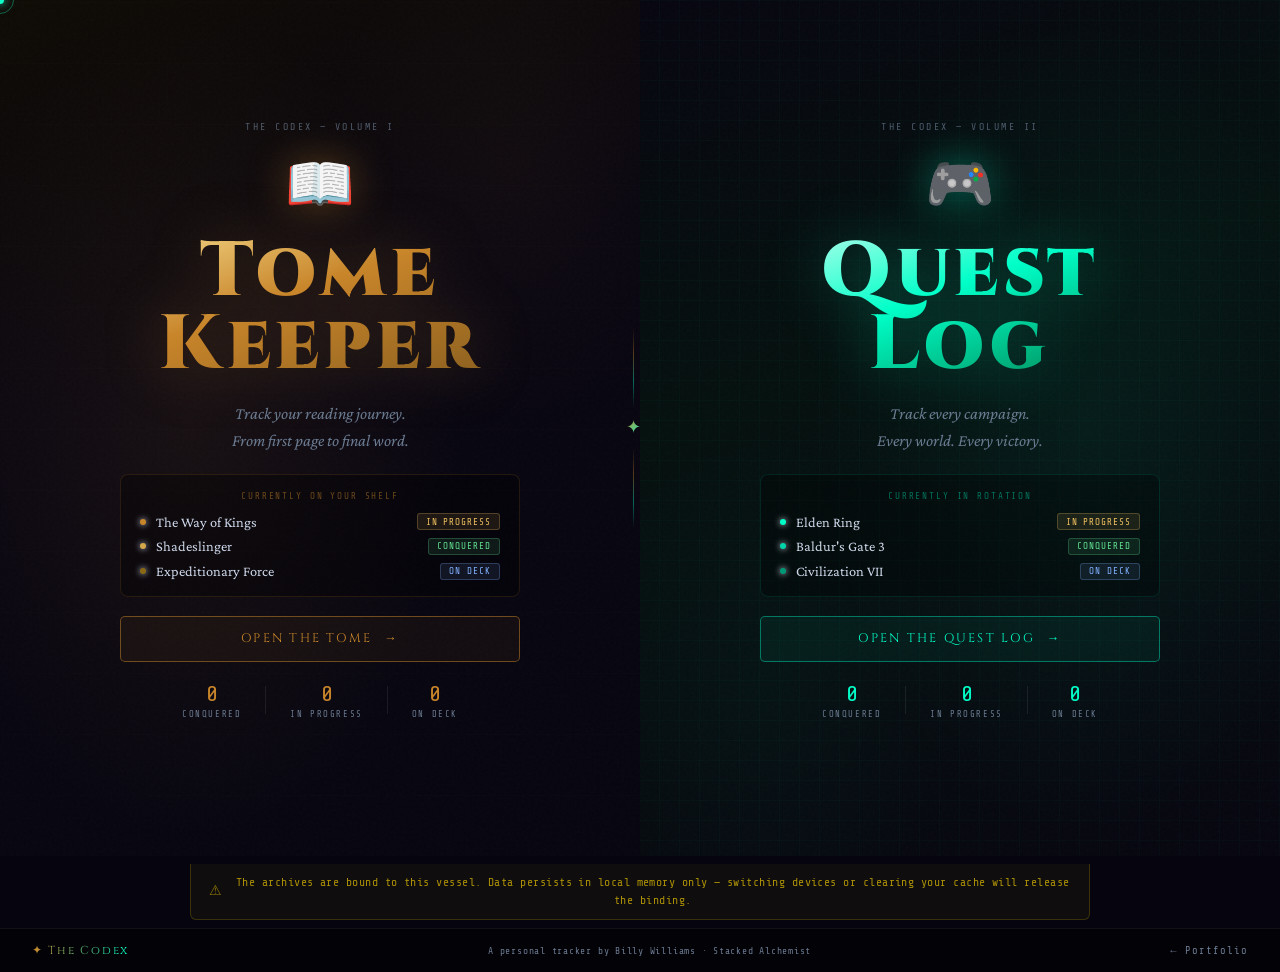
<file: index.html>
<!DOCTYPE html>
<html lang="en">
<head>
  <meta charset="UTF-8" />
  <meta name="viewport" content="width=device-width, initial-scale=1.0" />
  <title>The Codex — Books &amp; Games Tracker</title>
  <link href="https://fonts.googleapis.com/css2?family=Cinzel:wght@400;600;700;900&family=Crimson+Pro:ital,wght@0,300;0,400;0,600;1,400&family=Share+Tech+Mono&display=swap" rel="stylesheet" />
  <link rel="stylesheet" href="tracker.css" />
</head>
<body>

  <div class="cursor-dot" id="cursorDot"></div>
  <div class="cursor-ring" id="cursorRing"></div>

  <main class="split-screen">

    <!-- ══ LEFT: BOOKS ══ -->
    <section class="half books-half" id="booksHalf">
      <div class="half-bg books-bg"></div>
      <div class="half-noise"></div>
      <div class="half-content">
        <div class="half-eyebrow">The Codex &mdash; Volume I</div>
        <div class="half-icon books-icon">📖</div>
        <h1 class="half-title books-title">Tome<br>Keeper</h1>
        <p class="half-sub">Track your reading journey.<br>From first page to final word.</p>
        <div class="featured-stack">
          <div class="stack-label">Currently on your shelf</div>
          <div class="shelf-items">
            <div class="shelf-item">
              <span class="shelf-dot" style="background:#c8852a"></span>
              <span class="shelf-name">The Way of Kings</span>
              <span class="shelf-status in-progress">In Progress</span>
            </div>
            <div class="shelf-item">
              <span class="shelf-dot" style="background:#d4a84b"></span>
              <span class="shelf-name">Shadeslinger</span>
              <span class="shelf-status conquered">Conquered</span>
            </div>
            <div class="shelf-item">
              <span class="shelf-dot" style="background:#8b6914"></span>
              <span class="shelf-name">Expeditionary Force</span>
              <span class="shelf-status on-deck">On Deck</span>
            </div>
          </div>
        </div>
        <a href="books.html" class="enter-btn books-btn">
          <span>Open the Tome</span>
          <span class="btn-arrow">→</span>
        </a>
        <div class="half-stat-row">
          <div class="half-stat"><span class="stat-num" id="booksRead">0</span><span class="stat-label">Conquered</span></div>
          <div class="half-stat-div"></div>
          <div class="half-stat"><span class="stat-num" id="booksProgress">0</span><span class="stat-label">In Progress</span></div>
          <div class="half-stat-div"></div>
          <div class="half-stat"><span class="stat-num" id="booksDeck">0</span><span class="stat-label">On Deck</span></div>
        </div>
      </div>
      <div class="divider-glyph" aria-hidden="true">
        <div class="glyph-line"></div>
        <div class="glyph-symbol">✦</div>
        <div class="glyph-line"></div>
      </div>
    </section>

    <!-- ══ RIGHT: GAMES ══ -->
    <section class="half games-half" id="gamesHalf">
      <div class="half-bg games-bg"></div>
      <div class="half-noise"></div>
      <div class="half-content">
        <div class="half-eyebrow">The Codex &mdash; Volume II</div>
        <div class="half-icon games-icon">🎮</div>
        <h1 class="half-title games-title">Quest<br>Log</h1>
        <p class="half-sub">Track every campaign.<br>Every world. Every victory.</p>
        <div class="featured-stack">
          <div class="stack-label">Currently in rotation</div>
          <div class="shelf-items">
            <div class="shelf-item">
              <span class="shelf-dot" style="background:#00ffc8"></span>
              <span class="shelf-name">Elden Ring</span>
              <span class="shelf-status in-progress">In Progress</span>
            </div>
            <div class="shelf-item">
              <span class="shelf-dot" style="background:#00d4aa"></span>
              <span class="shelf-name">Baldur's Gate 3</span>
              <span class="shelf-status conquered">Conquered</span>
            </div>
            <div class="shelf-item">
              <span class="shelf-dot" style="background:#009977"></span>
              <span class="shelf-name">Civilization VII</span>
              <span class="shelf-status on-deck">On Deck</span>
            </div>
          </div>
        </div>
        <a href="games.html" class="enter-btn games-btn">
          <span>Open the Quest Log</span>
          <span class="btn-arrow">→</span>
        </a>
        <div class="half-stat-row">
          <div class="half-stat"><span class="stat-num" id="gamesComp">0</span><span class="stat-label">Conquered</span></div>
          <div class="half-stat-div"></div>
          <div class="half-stat"><span class="stat-num" id="gamesActive">0</span><span class="stat-label">In Progress</span></div>
          <div class="half-stat-div"></div>
          <div class="half-stat"><span class="stat-num" id="gamesDeck">0</span><span class="stat-label">On Deck</span></div>
        </div>
      </div>
    </section>

  </main>

  <!-- ⚠ LOCAL STORAGE DISCLAIMER -->
  <div class="local-disclaimer codex-disclaimer" role="note" aria-label="Data storage notice">
    <span class="disclaimer-icon">⚠</span>
    <span class="disclaimer-text">
      The archives are bound to this vessel. Data persists in local memory only —
      switching devices or clearing your cache will release the binding.
    </span>
  </div>

  <footer class="codex-footer">
    <span class="footer-brand">✦ The Codex</span>
    <span class="footer-copy">A personal tracker by Billy Williams · Stacked Alchemist</span>
    <a href="../index.html" class="footer-back">← Portfolio</a>
  </footer>

  <script src="tracker.js"></script>
</body>
</html>
</file>
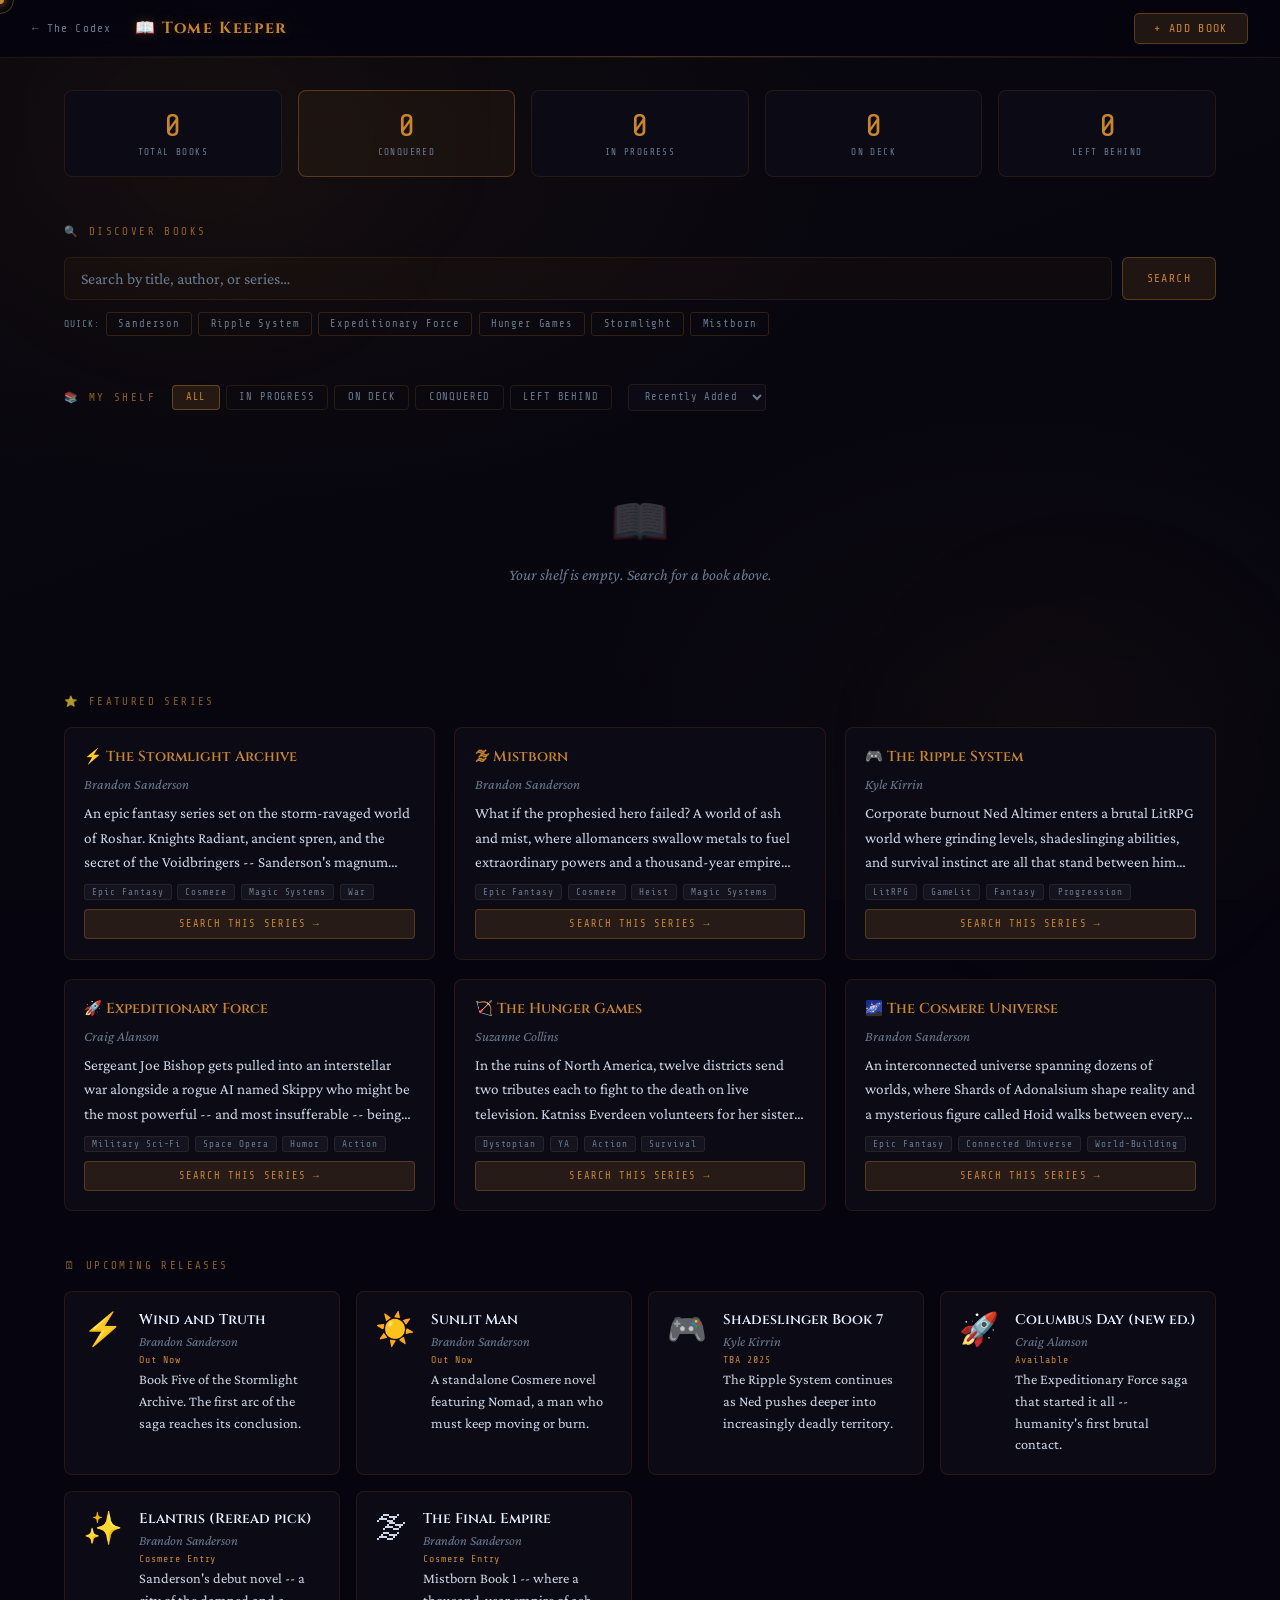
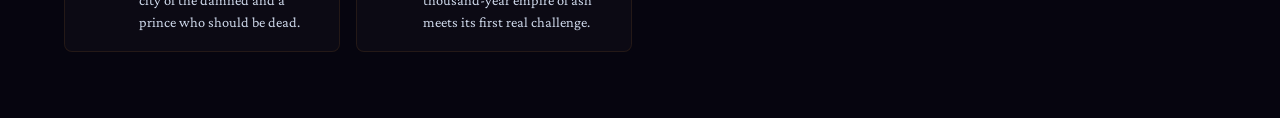
<file: books.html>
<!DOCTYPE html>
<html lang="en">
<head>
  <meta charset="UTF-8" />
  <meta name="viewport" content="width=device-width, initial-scale=1.0" />
  <title>Tome Keeper — Book Tracker</title>
  <link href="https://fonts.googleapis.com/css2?family=Cinzel:wght@400;600;700;900&family=Crimson+Pro:ital,wght@0,300;0,400;0,600;1,400&family=Share+Tech+Mono&display=swap" rel="stylesheet" />
  <link rel="stylesheet" href="books.css" />
</head>
<body>

  <div class="cursor-dot" id="cursorDot"></div>
  <div class="cursor-ring" id="cursorRing"></div>

  <div class="bg-wrap">
    <div class="bg-main"></div>
    <div class="bg-fog fog-1"></div>
    <div class="bg-fog fog-2"></div>
  </div>

  <!-- NAV -->
  <nav class="tracker-nav">
    <a href="index.html" class="nav-back">← The Codex</a>
    <div class="nav-brand">📖 Tome Keeper</div>
    <div class="nav-actions">
      <button class="nav-btn" id="addBookBtn">+ Add Book</button>
    </div>
  </nav>

  <main class="tracker-main">

    <!-- HERO STATS -->
    <section class="stats-bar">
      <div class="stat-card">
        <span class="sc-num" id="statTotal">0</span>
        <span class="sc-label">Total Books</span>
      </div>
      <div class="stat-card highlight">
        <span class="sc-num" id="statConquered">0</span>
        <span class="sc-label">Conquered</span>
      </div>
      <div class="stat-card">
        <span class="sc-num" id="statProgress">0</span>
        <span class="sc-label">In Progress</span>
      </div>
      <div class="stat-card">
        <span class="sc-num" id="statDeck">0</span>
        <span class="sc-label">On Deck</span>
      </div>
      <div class="stat-card">
        <span class="sc-num" id="statLeft">0</span>
        <span class="sc-label">Left Behind</span>
      </div>
    </section>

    <!-- SEARCH -->
    <section class="search-section">
      <div class="section-label">🔍 Discover Books</div>
      <div class="search-row">
        <div class="search-wrap">
          <input type="text" id="bookSearch" class="search-input" placeholder="Search by title, author, or series…" autocomplete="off" />
          <button class="search-btn" id="searchBtn">Search</button>
        </div>
        <div class="quick-searches">
          <span class="qs-label">Quick:</span>
          <button class="qs-btn" data-q="Brandon Sanderson">Sanderson</button>
          <button class="qs-btn" data-q="Kyle Kirrin Shadeslinger">Ripple System</button>
          <button class="qs-btn" data-q="Craig Alanson Expeditionary Force">Expeditionary Force</button>
          <button class="qs-btn" data-q="Hunger Games Suzanne Collins">Hunger Games</button>
          <button class="qs-btn" data-q="Stormlight Archive">Stormlight</button>
          <button class="qs-btn" data-q="Mistborn Brandon Sanderson">Mistborn</button>
        </div>
      </div>
      <div class="search-results hidden" id="searchResults"></div>
    </section>

    <!-- MY SHELF -->
    <section class="shelf-section">
      <div class="shelf-header">
        <div class="section-label">📚 My Shelf</div>
        <div class="shelf-filters">
          <button class="sf-btn active" data-filter="all">All</button>
          <button class="sf-btn" data-filter="in-progress">In Progress</button>
          <button class="sf-btn" data-filter="on-deck">On Deck</button>
          <button class="sf-btn" data-filter="conquered">Conquered</button>
          <button class="sf-btn" data-filter="left-behind">Left Behind</button>
        </div>
        <div class="shelf-sort">
          <select id="shelfSort" class="sort-select">
            <option value="added">Recently Added</option>
            <option value="title">Title A–Z</option>
            <option value="rating">My Rating</option>
            <option value="author">Author</option>
          </select>
        </div>
      </div>
      <div class="shelf-grid" id="shelfGrid">
        <div class="empty-shelf" id="emptyShelf">
          <span class="empty-rune">📖</span>
          <p>Your shelf is empty. Search for a book and add it to begin.</p>
        </div>
      </div>
    </section>

    <!-- FEATURED SERIES -->
    <section class="series-section">
      <div class="section-label">⭐ Featured Series</div>
      <div class="series-grid" id="seriesGrid"></div>
    </section>

    <!-- UPCOMING -->
    <section class="upcoming-section">
      <div class="section-label">🗓 Upcoming Releases</div>
      <div class="upcoming-grid" id="upcomingGrid"></div>
    </section>

  </main>

  <!-- ADD / EDIT MODAL -->
  <div class="modal-overlay hidden" id="modalOverlay">
    <div class="modal" id="modal">
      <button class="modal-close" id="modalClose">✕</button>
      <div class="modal-cover" id="modalCover"></div>
      <div class="modal-body">
        <h2 class="modal-title" id="modalTitle">Add Book</h2>
        <p class="modal-author" id="modalAuthor"></p>

        <div class="modal-field">
          <label class="field-label">Status</label>
          <div class="status-btns" id="statusBtns">
            <button class="status-btn" data-status="in-progress">In Progress</button>
            <button class="status-btn" data-status="on-deck">On Deck</button>
            <button class="status-btn active" data-status="conquered">Conquered</button>
            <button class="status-btn" data-status="left-behind">Left Behind</button>
          </div>
        </div>

        <div class="modal-field">
          <label class="field-label">My Rating</label>
          <div class="star-row" id="starRow">
            <span class="star" data-val="1">★</span>
            <span class="star" data-val="2">★</span>
            <span class="star" data-val="3">★</span>
            <span class="star" data-val="4">★</span>
            <span class="star" data-val="5">★</span>
          </div>
        </div>

        <div class="modal-field">
          <label class="field-label">My Notes</label>
          <textarea id="modalNotes" class="modal-textarea" placeholder="Thoughts, quotes, reactions…" rows="3"></textarea>
        </div>

        <div class="modal-field" id="progressField">
          <label class="field-label">Progress (page)</label>
          <input type="number" id="modalPage" class="modal-input" placeholder="Current page" min="0" />
        </div>

        <div class="modal-actions">
          <button class="modal-save" id="modalSave">Save to Shelf</button>
          <button class="modal-delete hidden" id="modalDelete">Remove</button>
        </div>
      </div>
    </div>
  </div>

  <script src="books.js"></script>
</body>
</html>
</file>
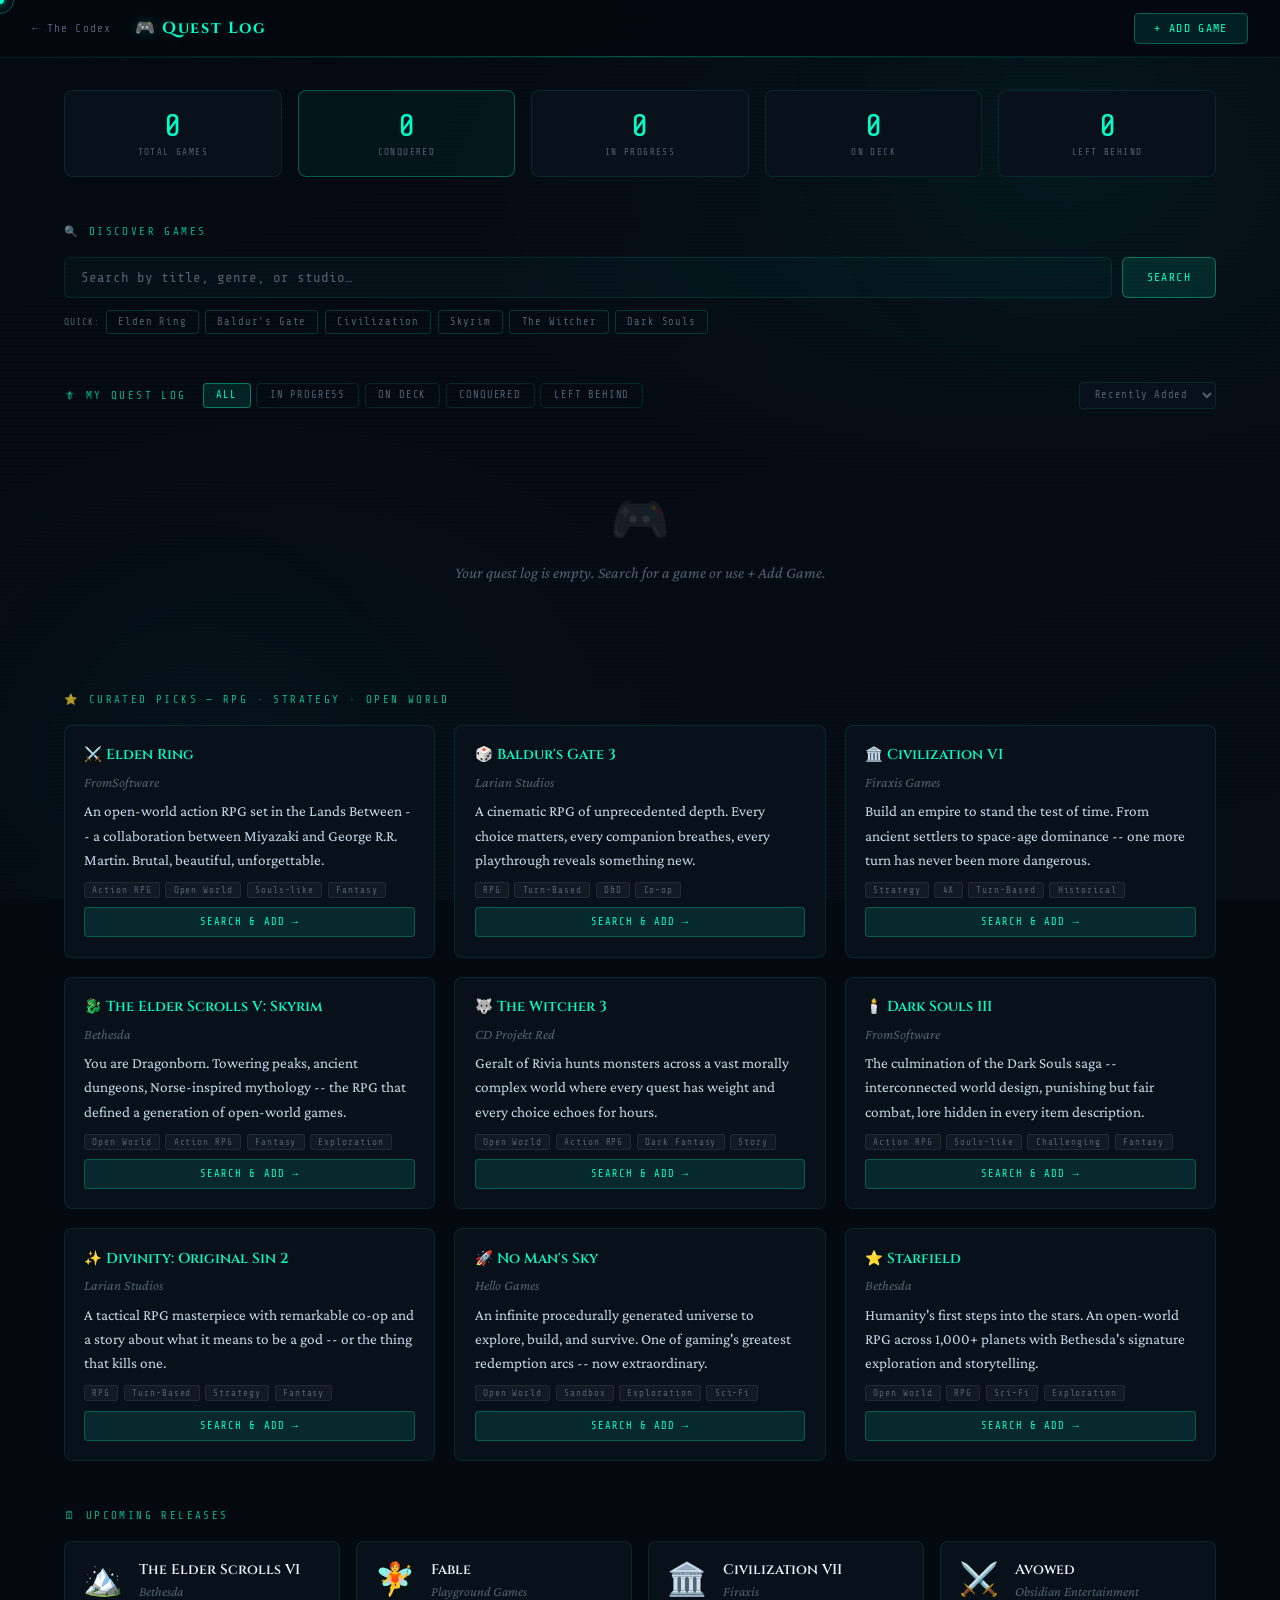
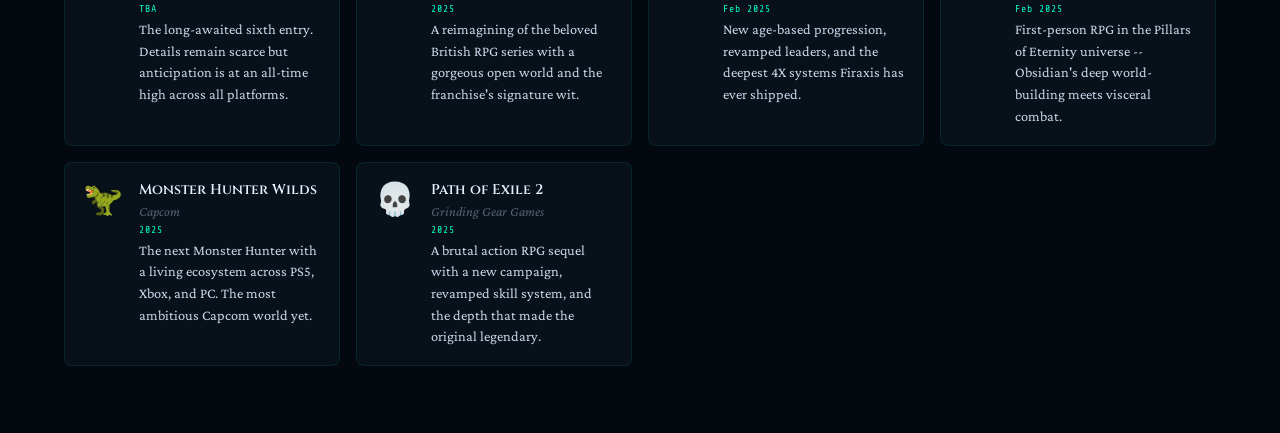
<file: games.html>
<!DOCTYPE html>
<html lang="en">
<head>
  <meta charset="UTF-8" />
  <meta name="viewport" content="width=device-width, initial-scale=1.0" />
  <title>Quest Log — Game Tracker</title>
  <link href="https://fonts.googleapis.com/css2?family=Cinzel:wght@400;600;700;900&family=Crimson+Pro:ital,wght@0,300;0,400;0,600;1,400&family=Share+Tech+Mono&display=swap" rel="stylesheet" />
  <link rel="stylesheet" href="games.css" />
</head>
<body>

  <div class="cursor-dot" id="cursorDot"></div>
  <div class="cursor-ring" id="cursorRing"></div>

  <div class="bg-wrap">
    <div class="bg-main"></div>
    <div class="bg-fog fog-1"></div>
    <div class="bg-fog fog-2"></div>
    <div class="bg-scanlines"></div>
  </div>

  <!-- NAV -->
  <nav class="tracker-nav">
    <a href="index.html" class="nav-back">← The Codex</a>
    <div class="nav-brand">🎮 Quest Log</div>
    <div class="nav-actions">
      <button class="nav-btn" id="addGameBtn">+ Add Game</button>
    </div>
  </nav>

  <main class="tracker-main">

    <!-- STATS -->
    <section class="stats-bar">
      <div class="stat-card">
        <span class="sc-num" id="statTotal">0</span>
        <span class="sc-label">Total Games</span>
      </div>
      <div class="stat-card highlight">
        <span class="sc-num" id="statConquered">0</span>
        <span class="sc-label">Conquered</span>
      </div>
      <div class="stat-card">
        <span class="sc-num" id="statProgress">0</span>
        <span class="sc-label">In Progress</span>
      </div>
      <div class="stat-card">
        <span class="sc-num" id="statDeck">0</span>
        <span class="sc-label">On Deck</span>
      </div>
      <div class="stat-card">
        <span class="sc-num" id="statLeft">0</span>
        <span class="sc-label">Left Behind</span>
      </div>
    </section>

    <!-- SEARCH -->
    <section class="search-section">
      <div class="section-label">🔍 Discover Games</div>
      <div class="search-row">
        <div class="search-wrap">
          <input type="text" id="gameSearch" class="search-input" placeholder="Search by title, genre, or studio…" autocomplete="off" />
          <button class="search-btn" id="searchBtn">Search</button>
        </div>
        <div class="quick-searches">
          <span class="qs-label">Quick:</span>
          <button class="qs-btn" data-q="elden ring">Elden Ring</button>
          <button class="qs-btn" data-q="baldurs gate">Baldur's Gate</button>
          <button class="qs-btn" data-q="civilization">Civilization</button>
          <button class="qs-btn" data-q="skyrim elder scrolls">Skyrim</button>
          <button class="qs-btn" data-q="witcher">The Witcher</button>
          <button class="qs-btn" data-q="dark souls">Dark Souls</button>
        </div>
      </div>
      <div class="search-results hidden" id="searchResults"></div>
    </section>

    <!-- QUEST LOG -->
    <section class="shelf-section">
      <div class="shelf-header">
        <div class="section-label">🗡 My Quest Log</div>
        <div class="shelf-filters">
          <button class="sf-btn active" data-filter="all">All</button>
          <button class="sf-btn" data-filter="in-progress">In Progress</button>
          <button class="sf-btn" data-filter="on-deck">On Deck</button>
          <button class="sf-btn" data-filter="conquered">Conquered</button>
          <button class="sf-btn" data-filter="left-behind">Left Behind</button>
        </div>
        <select id="shelfSort" class="sort-select">
          <option value="added">Recently Added</option>
          <option value="title">Title A–Z</option>
          <option value="rating">My Rating</option>
          <option value="genre">Genre</option>
        </select>
      </div>
      <div class="shelf-grid" id="shelfGrid">
        <div class="empty-shelf">
          <span class="empty-rune">🎮</span>
          <p>Your quest log is empty. Search for a game and begin tracking.</p>
        </div>
      </div>
    </section>

    <!-- CURATED PICKS -->
    <section class="series-section">
      <div class="section-label">⭐ Curated Picks — RPG · Strategy · Open World</div>
      <div class="series-grid" id="curatedGrid"></div>
    </section>

    <!-- UPCOMING -->
    <section class="upcoming-section">
      <div class="section-label">🗓 Upcoming Releases</div>
      <div class="upcoming-grid" id="upcomingGrid"></div>
    </section>

  </main>

  <!-- MODAL -->
  <div class="modal-overlay hidden" id="modalOverlay">
    <div class="modal">
      <button class="modal-close" id="modalClose">✕</button>
      <div class="modal-cover" id="modalCover"></div>
      <div class="modal-body">
        <h2 class="modal-title" id="modalTitle">Add Game</h2>
        <p class="modal-meta" id="modalMeta"></p>

        <div class="modal-field">
          <label class="field-label">Status</label>
          <div class="status-btns" id="statusBtns">
            <button class="status-btn" data-status="in-progress">In Progress</button>
            <button class="status-btn active" data-status="on-deck">On Deck</button>
            <button class="status-btn" data-status="conquered">Conquered</button>
            <button class="status-btn" data-status="left-behind">Left Behind</button>
          </div>
        </div>

        <div class="modal-field">
          <label class="field-label">My Rating</label>
          <div class="star-row" id="starRow">
            <span class="star" data-val="1">★</span>
            <span class="star" data-val="2">★</span>
            <span class="star" data-val="3">★</span>
            <span class="star" data-val="4">★</span>
            <span class="star" data-val="5">★</span>
          </div>
        </div>

        <div class="modal-field">
          <label class="field-label">Notes / Review</label>
          <textarea id="modalNotes" class="modal-textarea" placeholder="Thoughts, builds, memorable moments…" rows="3"></textarea>
        </div>

        <div class="modal-field">
          <label class="field-label">Hours Played</label>
          <input type="number" id="modalHours" class="modal-input" placeholder="Hours played" min="0" />
        </div>

        <div class="modal-actions">
          <button class="modal-save" id="modalSave">Save to Log</button>
          <button class="modal-delete hidden" id="modalDelete">Remove</button>
        </div>
      </div>
    </div>
  </div>

  <script src="games.js"></script>
</body>
</html>
</file>
<file: tracker.css>
/* ============================================================
   THE CODEX — Landing Page
   Books: parchment gold · Games: cyber teal
   Split screen · Dark fantasy meets cyberpunk
============================================================ */

*, *::before, *::after { box-sizing: border-box; margin: 0; padding: 0; }
html { height: 100%; }

:root {
  --void:       #06050f;
  --gold:       #c8852a;
  --gold-hi:    #e8a83c;
  --gold-dim:   rgba(200,133,42,0.15);
  --gold-glow:  rgba(200,133,42,0.25);
  --teal:       #00ffc8;
  --teal-hi:    #4fffd8;
  --teal-dim:   rgba(0,255,200,0.12);
  --teal-glow:  rgba(0,255,200,0.25);
  --text:       #ccd6e8;
  --muted:      #6a7a90;
  --font-title: 'Cinzel', serif;
  --font-body:  'Crimson Pro', serif;
  --font-mono:  'Share Tech Mono', monospace;
}

body {
  min-height: 100vh;
  background: var(--void);
  color: var(--text);
  font-family: var(--font-body);
  overflow-x: hidden;
  display: flex;
  flex-direction: column;
}

/* ── Cursor ── */
.cursor-dot {
  position: fixed; width: 8px; height: 8px; border-radius: 50%;
  background: var(--teal); box-shadow: 0 0 10px var(--teal);
  pointer-events: none; z-index: 99999;
  transform: translate(-50%,-50%); mix-blend-mode: screen;
  transition: width .15s, height .15s, background .15s;
}
.cursor-ring {
  position: fixed; width: 28px; height: 28px; border-radius: 50%;
  border: 1px solid rgba(0,255,200,0.35);
  pointer-events: none; z-index: 99998;
  transform: translate(-50%,-50%); mix-blend-mode: screen;
  transition: transform .08s linear;
}

/* ── Split Screen ── */
.split-screen {
  display: flex;
  flex: 1;
  min-height: calc(100vh - 44px);
  position: relative;
}

/* ── Half Base ── */
.half {
  flex: 1;
  position: relative;
  display: flex;
  align-items: center;
  justify-content: center;
  padding: 3rem 3rem 4rem;
  overflow: hidden;
  transition: flex .6s cubic-bezier(.4,0,.2,1);
}

.half:hover { flex: 1.08; }

.half-bg {
  position: absolute; inset: 0;
  pointer-events: none;
}

.half-noise {
  position: absolute; inset: 0;
  opacity: 0.025;
  background-image: url("data:image/svg+xml,%3Csvg viewBox='0 0 256 256' xmlns='http://www.w3.org/2000/svg'%3E%3Cfilter id='noise'%3E%3CfeTurbulence type='fractalNoise' baseFrequency='0.9' numOctaves='4' stitchTiles='stitch'/%3E%3C/filter%3E%3Crect width='100%25' height='100%25' filter='url(%23noise)'/%3E%3C/svg%3E");
  pointer-events: none;
}

/* ── Books Background ── */
.books-bg {
  background:
    radial-gradient(ellipse 70% 80% at 30% 50%, rgba(200,133,42,0.08) 0%, transparent 60%),
    radial-gradient(ellipse 50% 50% at 80% 20%, rgba(200,133,42,0.04) 0%, transparent 60%),
    linear-gradient(160deg, #0e0a04 0%, #080510 40%, #06050f 100%);
}

.books-bg::after {
  content: '';
  position: absolute; inset: 0;
  background: repeating-linear-gradient(
    0deg, transparent, transparent 60px,
    rgba(200,133,42,0.012) 60px, rgba(200,133,42,0.012) 61px
  );
}

/* ── Games Background ── */
.games-bg {
  background:
    radial-gradient(ellipse 70% 80% at 70% 50%, rgba(0,255,200,0.06) 0%, transparent 60%),
    radial-gradient(ellipse 50% 50% at 20% 80%, rgba(0,255,200,0.03) 0%, transparent 60%),
    linear-gradient(160deg, #06050f 0%, #04100e 40%, #06050f 100%);
}

.games-bg::after {
  content: '';
  position: absolute; inset: 0;
  background:
    linear-gradient(90deg, transparent 19px, rgba(0,255,200,0.018) 19px, rgba(0,255,200,0.018) 20px),
    linear-gradient(0deg, transparent 19px, rgba(0,255,200,0.018) 19px, rgba(0,255,200,0.018) 20px);
  background-size: 20px 20px;
}

/* ── Divider glyph (between halves) ── */
.divider-glyph {
  position: absolute;
  right: -1px;
  top: 50%;
  transform: translateY(-50%);
  display: flex;
  flex-direction: column;
  align-items: center;
  gap: 0.5rem;
  z-index: 10;
}
.glyph-line {
  width: 1px; height: 80px;
  background: linear-gradient(180deg, transparent, rgba(200,133,42,0.4), rgba(0,255,200,0.4), transparent);
}
.glyph-symbol {
  font-family: var(--font-title);
  font-size: 1.1rem;
  background: linear-gradient(135deg, var(--gold), var(--teal));
  -webkit-background-clip: text;
  -webkit-text-fill-color: transparent;
  background-clip: text;
  animation: glyph-pulse 4s ease-in-out infinite;
}
@keyframes glyph-pulse {
  0%,100% { opacity: .5; transform: scale(1); }
  50%      { opacity: 1;  transform: scale(1.2); }
}

/* ── Half Content ── */
.half-content {
  position: relative;
  z-index: 2;
  display: flex;
  flex-direction: column;
  align-items: center;
  text-align: center;
  gap: 1.2rem;
  max-width: 400px;
  width: 100%;
}

.half-eyebrow {
  font-family: var(--font-mono);
  font-size: 0.62rem;
  letter-spacing: 0.25em;
  text-transform: uppercase;
  color: var(--muted);
  opacity: 0.7;
}

.half-icon {
  font-size: 3.5rem;
  animation: icon-float 5s ease-in-out infinite;
  filter: drop-shadow(0 0 20px rgba(200,133,42,0.4));
}
.games-icon { filter: drop-shadow(0 0 20px rgba(0,255,200,0.4)); animation-delay: -2.5s; }

@keyframes icon-float {
  0%,100% { transform: translateY(0); }
  50%      { transform: translateY(-8px); }
}

/* ── Titles ── */
.half-title {
  font-family: var(--font-title);
  font-weight: 900;
  font-size: clamp(3rem, 6vw, 5.5rem);
  line-height: 0.95;
  letter-spacing: 0.06em;
}

.books-title {
  background: linear-gradient(160deg, #f0d080 0%, var(--gold) 40%, #8b6020 100%);
  -webkit-background-clip: text;
  -webkit-text-fill-color: transparent;
  background-clip: text;
  filter: drop-shadow(0 0 30px rgba(200,133,42,0.3));
  animation: gold-shimmer 6s ease-in-out infinite;
}
@keyframes gold-shimmer {
  0%,100% { filter: drop-shadow(0 0 20px rgba(200,133,42,0.2)); }
  50%      { filter: drop-shadow(0 0 50px rgba(200,133,42,0.5)); }
}

.games-title {
  background: linear-gradient(160deg, #a0ffe8 0%, var(--teal) 40%, #008855 100%);
  -webkit-background-clip: text;
  -webkit-text-fill-color: transparent;
  background-clip: text;
  filter: drop-shadow(0 0 30px rgba(0,255,200,0.3));
  animation: teal-shimmer 6s ease-in-out infinite;
  animation-delay: -3s;
}
@keyframes teal-shimmer {
  0%,100% { filter: drop-shadow(0 0 20px rgba(0,255,200,0.2)); }
  50%      { filter: drop-shadow(0 0 50px rgba(0,255,200,0.5)); }
}

.half-sub {
  font-family: var(--font-body);
  font-style: italic;
  font-size: 1.05rem;
  color: var(--muted);
  line-height: 1.6;
}

/* ── Featured Stack ── */
.featured-stack {
  width: 100%;
  background: rgba(0,0,0,0.3);
  border-radius: 8px;
  padding: 1rem 1.2rem;
  border: 1px solid rgba(255,255,255,0.06);
}

.books-half .featured-stack { border-color: rgba(200,133,42,0.15); }
.games-half .featured-stack { border-color: rgba(0,255,200,0.1); }

.stack-label {
  font-family: var(--font-mono);
  font-size: 0.58rem;
  letter-spacing: 0.2em;
  text-transform: uppercase;
  margin-bottom: 0.75rem;
}
.books-half .stack-label { color: rgba(200,133,42,0.5); }
.games-half .stack-label { color: rgba(0,255,200,0.4); }

.shelf-items { display: flex; flex-direction: column; gap: 0.5rem; }

.shelf-item {
  display: flex;
  align-items: center;
  gap: 0.6rem;
  font-family: var(--font-body);
  font-size: 0.9rem;
  color: var(--text);
}

.shelf-dot {
  width: 6px; height: 6px;
  border-radius: 50%;
  flex-shrink: 0;
  box-shadow: 0 0 6px currentColor;
}

.shelf-name { flex: 1; text-align: left; }

.shelf-status {
  font-family: var(--font-mono);
  font-size: 0.58rem;
  letter-spacing: 0.1em;
  text-transform: uppercase;
  padding: 0.15rem 0.5rem;
  border-radius: 3px;
  flex-shrink: 0;
}

.shelf-status.in-progress {
  color: #f0c060;
  background: rgba(240,192,96,0.1);
  border: 1px solid rgba(240,192,96,0.25);
}
.shelf-status.conquered {
  color: #60e090;
  background: rgba(96,224,144,0.1);
  border: 1px solid rgba(96,224,144,0.25);
}
.shelf-status.on-deck {
  color: #80b0ff;
  background: rgba(128,176,255,0.1);
  border: 1px solid rgba(128,176,255,0.25);
}

/* ── Enter Button ── */
.enter-btn {
  display: inline-flex;
  align-items: center;
  gap: 0.75rem;
  font-family: var(--font-title);
  font-size: 0.78rem;
  letter-spacing: 0.18em;
  text-transform: uppercase;
  text-decoration: none;
  padding: 0.85rem 2rem;
  border-radius: 5px;
  position: relative;
  overflow: hidden;
  transition: all .25s;
  width: 100%;
  justify-content: center;
}

.books-btn {
  color: var(--gold);
  border: 1px solid rgba(200,133,42,0.5);
  background: rgba(200,133,42,0.06);
}
.books-btn::before {
  content: '';
  position: absolute; inset: 0;
  background: linear-gradient(135deg, rgba(200,133,42,0.15), rgba(200,133,42,0.05));
  transform: scaleX(0); transform-origin: left;
  transition: transform .3s ease;
}
.books-btn:hover {
  box-shadow: 0 0 30px rgba(200,133,42,0.3);
  border-color: var(--gold);
  color: #f0d080;
}
.books-btn:hover::before { transform: scaleX(1); }

.games-btn {
  color: var(--teal);
  border: 1px solid rgba(0,255,200,0.4);
  background: rgba(0,255,200,0.05);
}
.games-btn::before {
  content: '';
  position: absolute; inset: 0;
  background: linear-gradient(135deg, rgba(0,255,200,0.12), rgba(0,255,200,0.04));
  transform: scaleX(0); transform-origin: left;
  transition: transform .3s ease;
}
.games-btn:hover {
  box-shadow: 0 0 30px rgba(0,255,200,0.25);
  border-color: var(--teal);
  color: var(--teal-hi);
}
.games-btn:hover::before { transform: scaleX(1); }

.btn-arrow { transition: transform .2s; }
.enter-btn:hover .btn-arrow { transform: translateX(4px); }

/* ── Stat Row ── */
.half-stat-row {
  display: flex;
  align-items: center;
  justify-content: center;
  gap: 1.5rem;
  width: 100%;
}
.half-stat { display: flex; flex-direction: column; align-items: center; gap: 0.2rem; }
.stat-num {
  font-family: var(--font-mono);
  font-size: 1.4rem;
}
.books-half .stat-num { color: var(--gold); }
.games-half .stat-num { color: var(--teal); }
.stat-label {
  font-family: var(--font-mono);
  font-size: 0.55rem;
  letter-spacing: 0.18em;
  text-transform: uppercase;
  color: var(--muted);
}
.half-stat-div {
  width: 1px; height: 28px;
  background: rgba(255,255,255,0.08);
}

/* ── Footer ── */
.codex-footer {
  height: 44px;
  background: rgba(0,0,0,0.5);
  border-top: 1px solid rgba(255,255,255,0.06);
  display: flex;
  align-items: center;
  justify-content: space-between;
  padding: 0 2rem;
  flex-shrink: 0;
}
.footer-brand {
  font-family: var(--font-title);
  font-size: 0.72rem;
  letter-spacing: 0.15em;
  background: linear-gradient(90deg, var(--gold), var(--teal));
  -webkit-background-clip: text;
  -webkit-text-fill-color: transparent;
  background-clip: text;
}
.footer-copy {
  font-family: var(--font-mono);
  font-size: 0.6rem;
  letter-spacing: 0.08em;
  color: var(--muted);
}
.footer-back {
  font-family: var(--font-mono);
  font-size: 0.65rem;
  letter-spacing: 0.1em;
  color: var(--muted);
  text-decoration: none;
  transition: color .2s;
}
.footer-back:hover { color: var(--teal); }

/* ── Responsive ── */
@media (max-width: 768px) {
  .split-screen { flex-direction: column; min-height: auto; }
  .half { padding: 2.5rem 1.5rem 3rem; flex: none; min-height: 50vh; }
  .half:hover { flex: none; }
  .divider-glyph { display: none; }
  .codex-footer { padding: 0 1rem; }
  .footer-copy { display: none; }
}

/* ============================================================
   LOCAL STORAGE DISCLAIMER BANNER
============================================================ */

.local-disclaimer {
  display: flex;
  align-items: center;
  gap: 0.75rem;
  background: rgba(255, 215, 0, 0.04);
  border: 1px solid rgba(255, 215, 0, 0.18);
  border-left: 3px solid rgba(255, 215, 0, 0.5);
  border-radius: 6px;
  padding: 0.65rem 1.1rem;
  margin: 0.75rem 1.5rem;
  font-family: 'Share Tech Mono', monospace;
  font-size: 0.72rem;
  letter-spacing: 0.04em;
  color: rgba(255, 215, 0, 0.65);
  line-height: 1.5;
}

/* Vault: fits inside the main-wrap, full width minus sidebar */
.main-wrap .local-disclaimer {
  margin: 0.75rem 1.5rem 0;
}

/* Codex: sits between the split screen and footer */
.codex-disclaimer {
  max-width: 900px;
  margin: 0.5rem auto;
  justify-content: center;
  text-align: center;
  border-left: 1px solid rgba(255, 215, 0, 0.18);
  border-bottom: 1px solid rgba(255, 215, 0, 0.18);
  border-radius: 0 0 6px 6px;
  border-top: none;
}

.disclaimer-icon {
  font-size: 0.85rem;
  flex-shrink: 0;
  opacity: 0.8;
}

.disclaimer-text {
  flex: 1;
}

@media (max-width: 600px) {
  .local-disclaimer {
    margin: 0.5rem 0.75rem;
    font-size: 0.65rem;
  }
}
</file>
<file: books.css>
/* ============================================================
   TOME KEEPER — Book Tracker CSS
   Parchment gold · Dark fantasy editorial
============================================================ */

*, *::before, *::after { box-sizing: border-box; margin: 0; padding: 0; }
html { scroll-behavior: smooth; }

:root {
  --void:    #06050f;
  --deep:    #09070e;
  --panel:   #0c0a14;
  --panel2:  #100e1a;
  --gold:    #c8852a;
  --gold-hi: #e8a83c;
  --gold-lo: #8b5a14;
  --gold-dim: rgba(200,133,42,0.14);
  --gold-glow: rgba(200,133,42,0.28);
  --text:    #ccd6e8;
  --muted:   #6a7a90;
  --border:  rgba(200,133,42,0.12);
  --radius:  8px;
  --font-title: 'Cinzel', serif;
  --font-body:  'Crimson Pro', serif;
  --font-mono:  'Share Tech Mono', monospace;
}

body {
  background: var(--void);
  color: var(--text);
  font-family: var(--font-body);
  min-height: 100vh;
  overflow-x: hidden;
}

/* ── Cursor ── */
.cursor-dot {
  position: fixed; width: 8px; height: 8px; border-radius: 50%;
  background: var(--gold); box-shadow: 0 0 10px var(--gold);
  pointer-events: none; z-index: 99999;
  transform: translate(-50%,-50%); mix-blend-mode: screen;
  transition: transform .15s;
}
.cursor-ring {
  position: fixed; width: 28px; height: 28px; border-radius: 50%;
  border: 1px solid rgba(200,133,42,0.4);
  pointer-events: none; z-index: 99998;
  transform: translate(-50%,-50%); mix-blend-mode: screen;
}

/* ── Background ── */
.bg-wrap { position: fixed; inset: 0; z-index: 0; pointer-events: none; }
.bg-main {
  position: absolute; inset: 0;
  background:
    radial-gradient(ellipse 80% 60% at 20% 20%, rgba(200,133,42,0.05) 0%, transparent 60%),
    radial-gradient(ellipse 60% 60% at 80% 80%, rgba(200,133,42,0.03) 0%, transparent 60%),
    linear-gradient(160deg, #09070e 0%, #06050f 100%);
}
.bg-fog {
  position: absolute; border-radius: 50%;
  filter: blur(80px); pointer-events: none;
  animation: fog-drift 20s ease-in-out infinite alternate;
}
.fog-1 { width: 600px; height: 400px; background: radial-gradient(circle, rgba(200,133,42,0.04), transparent 70%); top: -80px; left: -100px; }
.fog-2 { width: 500px; height: 400px; background: radial-gradient(circle, rgba(200,133,42,0.03), transparent 70%); bottom: -60px; right: -60px; animation-duration: 26s; }
@keyframes fog-drift { from { transform: translate(0,0); } to { transform: translate(35px,-25px); } }

/* ── Nav ── */
.tracker-nav {
  position: sticky; top: 0; z-index: 100;
  background: rgba(6,5,15,0.94);
  backdrop-filter: blur(20px);
  border-bottom: 1px solid var(--border);
  display: flex; align-items: center;
  padding: 0.8rem 2rem; gap: 1.5rem;
}
.tracker-nav::after {
  content: '';
  position: absolute; bottom: 0; left: 0; right: 0; height: 1px;
  background: linear-gradient(90deg, transparent, var(--gold), transparent);
  opacity: 0.35;
}
.nav-back {
  font-family: var(--font-mono); font-size: 0.7rem;
  letter-spacing: 0.1em; color: var(--muted);
  text-decoration: none; transition: color .2s; white-space: nowrap;
}
.nav-back:hover { color: var(--gold); }
.nav-brand {
  font-family: var(--font-title); font-size: 1rem;
  font-weight: 700; letter-spacing: 0.1em;
  color: var(--gold); text-shadow: 0 0 12px var(--gold-glow);
  flex: 1;
}
.nav-btn {
  font-family: var(--font-mono); font-size: 0.72rem;
  letter-spacing: 0.12em; text-transform: uppercase;
  background: var(--gold-dim); border: 1px solid rgba(200,133,42,0.35);
  color: var(--gold); padding: 0.5rem 1.2rem; border-radius: 5px;
  cursor: pointer; transition: all .2s; white-space: nowrap;
}
.nav-btn:hover { background: rgba(200,133,42,0.2); box-shadow: 0 0 16px var(--gold-glow); }

/* ── Main ── */
.tracker-main {
  position: relative; z-index: 1;
  max-width: 1200px; margin: 0 auto;
  padding: 2rem 1.5rem 4rem;
  display: flex; flex-direction: column; gap: 3rem;
}

.section-label {
  font-family: var(--font-mono); font-size: 0.68rem;
  letter-spacing: 0.22em; text-transform: uppercase;
  color: var(--gold); opacity: 0.7; margin-bottom: 1.2rem;
}

/* ── Stats Bar ── */
.stats-bar {
  display: grid;
  grid-template-columns: repeat(5, 1fr);
  gap: 1rem;
}
.stat-card {
  background: var(--panel);
  border: 1px solid var(--border);
  border-radius: var(--radius);
  padding: 1.2rem;
  display: flex; flex-direction: column;
  align-items: center; gap: 0.3rem;
  transition: border-color .2s;
}
.stat-card.highlight { border-color: rgba(200,133,42,0.35); background: rgba(200,133,42,0.06); }
.sc-num {
  font-family: var(--font-mono); font-size: 2rem;
  color: var(--gold); line-height: 1;
}
.sc-label {
  font-family: var(--font-mono); font-size: 0.58rem;
  letter-spacing: 0.15em; text-transform: uppercase; color: var(--muted);
}

/* ── Search ── */
.search-section { display: flex; flex-direction: column; }
.search-row { display: flex; flex-direction: column; gap: 0.75rem; }
.search-wrap { display: flex; gap: 0.6rem; }
.search-input {
  flex: 1; background: rgba(200,133,42,0.04);
  border: 1px solid var(--border); border-radius: 6px;
  padding: 0.75rem 1rem; color: var(--text);
  font-family: var(--font-body); font-size: 1rem;
  outline: none; transition: all .2s;
}
.search-input::placeholder { color: var(--muted); }
.search-input:focus {
  border-color: rgba(200,133,42,0.4);
  box-shadow: 0 0 0 3px rgba(200,133,42,0.07);
}
.search-btn {
  font-family: var(--font-mono); font-size: 0.72rem;
  letter-spacing: 0.12em; text-transform: uppercase;
  background: rgba(200,133,42,0.12); border: 1px solid rgba(200,133,42,0.35);
  color: var(--gold); padding: 0.75rem 1.5rem; border-radius: 6px;
  cursor: pointer; transition: all .2s; white-space: nowrap;
}
.search-btn:hover { background: rgba(200,133,42,0.2); box-shadow: 0 0 14px var(--gold-glow); }

.quick-searches {
  display: flex; align-items: center; flex-wrap: wrap; gap: 0.4rem;
}
.qs-label {
  font-family: var(--font-mono); font-size: 0.6rem;
  letter-spacing: 0.1em; color: var(--muted); text-transform: uppercase;
}
.qs-btn {
  font-family: var(--font-mono); font-size: 0.65rem;
  letter-spacing: 0.08em; background: transparent;
  border: 1px solid rgba(200,133,42,0.2); color: var(--muted);
  padding: 0.3rem 0.7rem; border-radius: 3px; cursor: pointer;
  transition: all .2s;
}
.qs-btn:hover { border-color: rgba(200,133,42,0.5); color: var(--gold); }

/* ── Search Results ── */
.search-results {
  margin-top: 1rem;
  display: grid;
  grid-template-columns: repeat(auto-fill, minmax(180px, 1fr));
  gap: 1rem;
}
.search-results.hidden { display: none; }

.result-card {
  background: var(--panel);
  border: 1px solid var(--border);
  border-radius: var(--radius);
  padding: 1rem;
  cursor: pointer;
  transition: all .2s;
  display: flex; flex-direction: column; gap: 0.5rem;
}
.result-card:hover {
  border-color: rgba(200,133,42,0.4);
  transform: translateY(-3px);
  box-shadow: 0 8px 24px rgba(0,0,0,0.4);
}
.rc-cover {
  width: 100%; aspect-ratio: 2/3;
  background: var(--panel2);
  border-radius: 4px; overflow: hidden;
  display: flex; align-items: center; justify-content: center;
}
.rc-cover img { width: 100%; height: 100%; object-fit: cover; }
.rc-no-cover {
  font-size: 2.5rem;
  color: rgba(200,133,42,0.3);
}
.rc-title {
  font-family: var(--font-title); font-size: 0.78rem;
  font-weight: 600; color: #e8f0ff; line-height: 1.3;
  display: -webkit-box; -webkit-line-clamp: 2;
  -webkit-box-orient: vertical; overflow: hidden;
}
.rc-author {
  font-family: var(--font-body); font-style: italic;
  font-size: 0.82rem; color: var(--muted);
}
.rc-year {
  font-family: var(--font-mono); font-size: 0.62rem;
  color: var(--gold); opacity: 0.7;
}
.rc-add-btn {
  font-family: var(--font-mono); font-size: 0.62rem;
  letter-spacing: 0.1em; text-transform: uppercase;
  background: var(--gold-dim); border: 1px solid rgba(200,133,42,0.3);
  color: var(--gold); padding: 0.35rem 0; border-radius: 4px;
  cursor: pointer; transition: all .2s; width: 100%;
}
.rc-add-btn:hover { background: rgba(200,133,42,0.22); }
.rc-add-btn.on-shelf { background: rgba(96,224,144,0.1); border-color: rgba(96,224,144,0.3); color: #60e090; }

.search-loading {
  grid-column: 1/-1; text-align: center;
  font-family: var(--font-body); font-style: italic;
  color: var(--muted); padding: 2rem;
}

/* ── Shelf ── */
.shelf-header {
  display: flex; align-items: center;
  flex-wrap: wrap; gap: 1rem;
  margin-bottom: 1.2rem;
}
.shelf-header .section-label { margin-bottom: 0; flex-shrink: 0; }
.shelf-filters { display: flex; gap: 0.35rem; flex-wrap: wrap; }
.sf-btn {
  font-family: var(--font-mono); font-size: 0.65rem;
  letter-spacing: 0.08em; text-transform: uppercase;
  background: transparent; border: 1px solid rgba(200,133,42,0.15);
  color: var(--muted); padding: 0.35rem 0.8rem; border-radius: 4px;
  cursor: pointer; transition: all .2s;
}
.sf-btn:hover { color: var(--gold); border-color: rgba(200,133,42,0.4); }
.sf-btn.active { background: var(--gold-dim); border-color: rgba(200,133,42,0.4); color: var(--gold); }

.sort-select {
  font-family: var(--font-mono); font-size: 0.65rem;
  letter-spacing: 0.06em; background: var(--panel);
  border: 1px solid var(--border); color: var(--muted);
  padding: 0.35rem 0.7rem; border-radius: 4px; cursor: pointer;
  outline: none; margin-left: auto;
}
.sort-select:focus { border-color: rgba(200,133,42,0.4); color: var(--text); }

.shelf-grid {
  display: grid;
  grid-template-columns: repeat(auto-fill, minmax(160px, 1fr));
  gap: 1.2rem;
}

.empty-shelf {
  grid-column: 1/-1; text-align: center;
  padding: 4rem 2rem;
  display: flex; flex-direction: column; align-items: center; gap: 1rem;
}
.empty-rune { font-size: 3rem; opacity: 0.2; }
.empty-shelf p {
  font-family: var(--font-body); font-style: italic;
  color: var(--muted); font-size: 1rem;
}

/* Shelf book card */
.shelf-card {
  background: var(--panel);
  border: 1px solid var(--border);
  border-radius: var(--radius);
  overflow: hidden; cursor: pointer;
  transition: all .2s; position: relative;
}
.shelf-card:hover { border-color: rgba(200,133,42,0.4); transform: translateY(-4px); box-shadow: 0 12px 30px rgba(0,0,0,0.4); }

.sc-cover {
  width: 100%; aspect-ratio: 2/3;
  background: var(--panel2);
  display: flex; align-items: center; justify-content: center;
  overflow: hidden; position: relative;
}
.sc-cover img { width: 100%; height: 100%; object-fit: cover; }
.sc-no-cover { font-size: 3rem; color: rgba(200,133,42,0.25); }

.sc-status-badge {
  position: absolute; top: 0.5rem; right: 0.5rem;
  font-family: var(--font-mono); font-size: 0.52rem;
  letter-spacing: 0.08em; text-transform: uppercase;
  padding: 0.15rem 0.45rem; border-radius: 3px;
}
.sc-status-badge.in-progress { background: rgba(240,192,96,0.2); color: #f0c060; border: 1px solid rgba(240,192,96,0.3); }
.sc-status-badge.on-deck     { background: rgba(128,176,255,0.15); color: #80b0ff; border: 1px solid rgba(128,176,255,0.25); }
.sc-status-badge.conquered   { background: rgba(96,224,144,0.12); color: #60e090; border: 1px solid rgba(96,224,144,0.25); }
.sc-status-badge.left-behind { background: rgba(200,80,80,0.12); color: #e06060; border: 1px solid rgba(200,80,80,0.22); }

.sc-info { padding: 0.75rem; }
.sc-title {
  font-family: var(--font-title); font-size: 0.72rem;
  font-weight: 600; color: #e8f0ff; line-height: 1.3; margin-bottom: 0.25rem;
  display: -webkit-box; -webkit-line-clamp: 2;
  -webkit-box-orient: vertical; overflow: hidden;
}
.sc-author {
  font-family: var(--font-body); font-style: italic;
  font-size: 0.78rem; color: var(--muted); margin-bottom: 0.4rem;
}
.sc-stars {
  color: var(--gold); font-size: 0.65rem; letter-spacing: 0.05em;
}
.sc-stars .empty-star { color: rgba(200,133,42,0.25); }

/* ── Series Section ── */
.series-grid {
  display: grid;
  grid-template-columns: repeat(auto-fill, minmax(280px, 1fr));
  gap: 1.2rem;
}
.series-card {
  background: var(--panel);
  border: 1px solid var(--border);
  border-radius: var(--radius);
  padding: 1.2rem;
  display: flex; flex-direction: column; gap: 0.6rem;
  transition: border-color .2s;
}
.series-card:hover { border-color: rgba(200,133,42,0.35); }
.sc-series-name {
  font-family: var(--font-title); font-size: 0.9rem;
  font-weight: 600; color: var(--gold);
}
.sc-series-author {
  font-family: var(--font-body); font-style: italic;
  font-size: 0.88rem; color: var(--muted);
}
.sc-series-desc {
  font-family: var(--font-body); font-size: 0.95rem;
  color: var(--text); line-height: 1.6;
  display: -webkit-box; -webkit-line-clamp: 3;
  -webkit-box-orient: vertical; overflow: hidden;
}
.sc-series-tags { display: flex; flex-wrap: wrap; gap: 0.35rem; }
.sc-series-tag {
  font-family: var(--font-mono); font-size: 0.58rem;
  letter-spacing: 0.1em; color: var(--muted);
  background: rgba(255,255,255,0.04); border: 1px solid rgba(255,255,255,0.07);
  padding: 0.12rem 0.45rem; border-radius: 3px;
}
.sc-series-btn {
  font-family: var(--font-mono); font-size: 0.65rem;
  letter-spacing: 0.1em; text-transform: uppercase;
  background: var(--gold-dim); border: 1px solid rgba(200,133,42,0.3);
  color: var(--gold); padding: 0.5rem; border-radius: 4px;
  cursor: pointer; transition: all .2s; margin-top: auto;
}
.sc-series-btn:hover { background: rgba(200,133,42,0.2); }

/* ── Upcoming ── */
.upcoming-grid {
  display: grid;
  grid-template-columns: repeat(auto-fill, minmax(260px, 1fr));
  gap: 1rem;
}
.upcoming-card {
  background: var(--panel);
  border: 1px solid var(--border);
  border-radius: var(--radius);
  padding: 1.1rem;
  display: flex; gap: 1rem; align-items: flex-start;
}
.uc-icon { font-size: 2rem; flex-shrink: 0; }
.uc-body { flex: 1; display: flex; flex-direction: column; gap: 0.3rem; }
.uc-title {
  font-family: var(--font-title); font-size: 0.88rem;
  font-weight: 600; color: #e8f0ff;
}
.uc-author {
  font-family: var(--font-body); font-style: italic;
  font-size: 0.85rem; color: var(--muted);
}
.uc-date {
  font-family: var(--font-mono); font-size: 0.62rem;
  color: var(--gold); letter-spacing: 0.1em;
}
.uc-desc {
  font-family: var(--font-body); font-size: 0.9rem;
  color: var(--text); line-height: 1.5;
}

/* ── Modal ── */
.modal-overlay {
  position: fixed; inset: 0; z-index: 1000;
  background: rgba(0,0,0,0.75);
  backdrop-filter: blur(8px);
  display: flex; align-items: center; justify-content: center;
  padding: 1rem;
}
.modal-overlay.hidden { display: none; }

.modal {
  background: var(--panel);
  border: 1px solid rgba(200,133,42,0.3);
  border-radius: 12px;
  width: 100%; max-width: 480px;
  position: relative; overflow: hidden;
  box-shadow: 0 0 60px rgba(200,133,42,0.12), 0 40px 80px rgba(0,0,0,0.6);
  animation: modal-in .25s ease-out;
}
@keyframes modal-in {
  from { opacity: 0; transform: scale(0.95) translateY(10px); }
  to   { opacity: 1; transform: scale(1) translateY(0); }
}
.modal::before {
  content: '';
  position: absolute; top: 0; left: 0; right: 0; height: 3px;
  background: linear-gradient(90deg, transparent, var(--gold), transparent);
}

.modal-close {
  position: absolute; top: 1rem; right: 1rem;
  background: rgba(255,255,255,0.06); border: 1px solid rgba(255,255,255,0.1);
  color: var(--muted); width: 28px; height: 28px; border-radius: 50%;
  cursor: pointer; font-size: 0.8rem; transition: all .2s;
  display: flex; align-items: center; justify-content: center; z-index: 2;
}
.modal-close:hover { background: rgba(200,133,42,0.15); color: var(--gold); }

.modal-cover {
  width: 100%; height: 120px;
  background: linear-gradient(160deg, rgba(200,133,42,0.08), var(--panel2));
  display: flex; align-items: center; justify-content: center;
  font-size: 4rem; overflow: hidden;
}
.modal-cover img { width: 100%; height: 100%; object-fit: cover; }

.modal-body { padding: 1.5rem; display: flex; flex-direction: column; gap: 1.1rem; }

.modal-title {
  font-family: var(--font-title); font-size: 1.2rem;
  font-weight: 700; color: #e8f0ff; line-height: 1.3;
}
.modal-author {
  font-family: var(--font-body); font-style: italic;
  font-size: 0.95rem; color: var(--muted); margin-top: -0.6rem;
}

.modal-field { display: flex; flex-direction: column; gap: 0.5rem; }
.field-label {
  font-family: var(--font-mono); font-size: 0.62rem;
  letter-spacing: 0.15em; text-transform: uppercase; color: var(--muted);
}

.status-btns { display: flex; gap: 0.4rem; flex-wrap: wrap; }
.status-btn {
  font-family: var(--font-mono); font-size: 0.65rem;
  letter-spacing: 0.08em; text-transform: uppercase;
  background: transparent; border: 1px solid rgba(200,133,42,0.2);
  color: var(--muted); padding: 0.4rem 0.8rem; border-radius: 4px;
  cursor: pointer; transition: all .2s;
}
.status-btn:hover { border-color: rgba(200,133,42,0.5); color: var(--gold); }
.status-btn.active { background: var(--gold-dim); border-color: rgba(200,133,42,0.5); color: var(--gold); }

.star-row { display: flex; gap: 0.3rem; }
.star {
  font-size: 1.4rem; color: rgba(200,133,42,0.25);
  cursor: pointer; transition: color .15s, transform .15s;
}
.star.active, .star:hover { color: var(--gold); transform: scale(1.15); }

.modal-textarea, .modal-input {
  background: rgba(200,133,42,0.04); border: 1px solid rgba(200,133,42,0.18);
  border-radius: 6px; padding: 0.7rem 0.9rem; color: var(--text);
  font-family: var(--font-body); font-size: 0.95rem; outline: none;
  transition: border-color .2s; resize: vertical; width: 100%;
}
.modal-textarea:focus, .modal-input:focus {
  border-color: rgba(200,133,42,0.45);
  box-shadow: 0 0 0 3px rgba(200,133,42,0.07);
}

.modal-actions { display: flex; gap: 0.75rem; padding-top: 0.25rem; }
.modal-save {
  flex: 1; font-family: var(--font-mono); font-size: 0.72rem;
  letter-spacing: 0.12em; text-transform: uppercase;
  background: rgba(200,133,42,0.15); border: 1px solid rgba(200,133,42,0.45);
  color: var(--gold); padding: 0.75rem; border-radius: 6px;
  cursor: pointer; transition: all .2s;
}
.modal-save:hover { background: rgba(200,133,42,0.28); box-shadow: 0 0 16px rgba(200,133,42,0.2); }

.modal-delete {
  font-family: var(--font-mono); font-size: 0.7rem;
  letter-spacing: 0.1em; text-transform: uppercase;
  background: rgba(200,80,80,0.1); border: 1px solid rgba(200,80,80,0.3);
  color: #e06060; padding: 0.75rem 1rem; border-radius: 6px;
  cursor: pointer; transition: all .2s;
}
.modal-delete:hover { background: rgba(200,80,80,0.2); }
.modal-delete.hidden { display: none; }

/* ── Responsive ── */
@media (max-width: 768px) {
  .stats-bar { grid-template-columns: repeat(3, 1fr); }
  .tracker-nav { padding: 0.7rem 1rem; }
  .tracker-main { padding: 1.5rem 1rem 3rem; gap: 2.5rem; }
}
@media (max-width: 480px) {
  .stats-bar { grid-template-columns: repeat(2, 1fr); }
}
</file>
<file: games.css>
/* ============================================================
   QUEST LOG — Game Tracker CSS
   Cyber teal · Dark tech aesthetic
============================================================ */

*, *::before, *::after { box-sizing: border-box; margin: 0; padding: 0; }
html { scroll-behavior: smooth; }

:root {
  --void:    #04080f;
  --deep:    #060c14;
  --panel:   #08101a;
  --panel2:  #0c1620;
  --teal:    #00ffc8;
  --teal-hi: #4fffd8;
  --teal-lo: #007755;
  --teal-dim: rgba(0,255,200,0.1);
  --teal-glow: rgba(0,255,200,0.22);
  --text:    #c8d8e8;
  --muted:   #526070;
  --border:  rgba(0,255,200,0.1);
  --radius:  8px;
  --font-title: 'Cinzel', serif;
  --font-body:  'Crimson Pro', serif;
  --font-mono:  'Share Tech Mono', monospace;
}

body {
  background: var(--void);
  color: var(--text);
  font-family: var(--font-body);
  min-height: 100vh;
  overflow-x: hidden;
}

/* ── Cursor ── */
.cursor-dot {
  position: fixed; width: 8px; height: 8px; border-radius: 50%;
  background: var(--teal); box-shadow: 0 0 10px var(--teal);
  pointer-events: none; z-index: 99999;
  transform: translate(-50%,-50%); mix-blend-mode: screen;
  transition: transform .15s;
}
.cursor-ring {
  position: fixed; width: 28px; height: 28px; border-radius: 50%;
  border: 1px solid rgba(0,255,200,0.35);
  pointer-events: none; z-index: 99998;
  transform: translate(-50%,-50%);
}

/* ── Background ── */
.bg-wrap { position: fixed; inset: 0; z-index: 0; pointer-events: none; overflow: hidden; }
.bg-main {
  position: absolute; inset: 0;
  background:
    radial-gradient(ellipse 80% 60% at 80% 20%, rgba(0,255,200,0.04) 0%, transparent 60%),
    radial-gradient(ellipse 60% 60% at 20% 80%, rgba(0,255,200,0.025) 0%, transparent 60%),
    linear-gradient(160deg, #04080f 0%, #060c14 100%);
}
.bg-fog {
  position: absolute; border-radius: 50%;
  filter: blur(80px); pointer-events: none;
  animation: fog-drift 22s ease-in-out infinite alternate;
}
.fog-1 { width: 600px; height: 400px; background: radial-gradient(circle, rgba(0,255,200,0.035), transparent 70%); top: -80px; right: -100px; }
.fog-2 { width: 500px; height: 400px; background: radial-gradient(circle, rgba(0,200,255,0.025), transparent 70%); bottom: -60px; left: -60px; animation-duration: 28s; }
.bg-scanlines {
  position: absolute; inset: 0; opacity: 0.018;
  background: repeating-linear-gradient(0deg, transparent, transparent 3px, rgba(0,255,200,1) 3px, rgba(0,255,200,1) 4px);
}
@keyframes fog-drift { from { transform: translate(0,0); } to { transform: translate(-30px,25px); } }

/* ── Nav ── */
.tracker-nav {
  position: sticky; top: 0; z-index: 100;
  background: rgba(4,8,15,0.95); backdrop-filter: blur(20px);
  border-bottom: 1px solid var(--border);
  display: flex; align-items: center; padding: 0.8rem 2rem; gap: 1.5rem;
}
.tracker-nav::after {
  content: ''; position: absolute; bottom: 0; left: 0; right: 0; height: 1px;
  background: linear-gradient(90deg, transparent, var(--teal), transparent); opacity: 0.3;
}
.nav-back {
  font-family: var(--font-mono); font-size: 0.7rem; letter-spacing: 0.1em;
  color: var(--muted); text-decoration: none; transition: color .2s; white-space: nowrap;
}
.nav-back:hover { color: var(--teal); }
.nav-brand {
  font-family: var(--font-title); font-size: 1rem; font-weight: 700;
  letter-spacing: 0.1em; color: var(--teal);
  text-shadow: 0 0 12px var(--teal-glow); flex: 1;
}
.nav-btn {
  font-family: var(--font-mono); font-size: 0.72rem; letter-spacing: 0.12em;
  text-transform: uppercase; background: var(--teal-dim);
  border: 1px solid rgba(0,255,200,0.3); color: var(--teal);
  padding: 0.5rem 1.2rem; border-radius: 5px; cursor: pointer;
  transition: all .2s; white-space: nowrap;
}
.nav-btn:hover { background: rgba(0,255,200,0.18); box-shadow: 0 0 16px var(--teal-glow); }

/* ── Main ── */
.tracker-main {
  position: relative; z-index: 1; max-width: 1200px;
  margin: 0 auto; padding: 2rem 1.5rem 4rem;
  display: flex; flex-direction: column; gap: 3rem;
}
.section-label {
  font-family: var(--font-mono); font-size: 0.68rem; letter-spacing: 0.22em;
  text-transform: uppercase; color: var(--teal); opacity: 0.7; margin-bottom: 1.2rem;
}

/* ── Stats ── */
.stats-bar { display: grid; grid-template-columns: repeat(5,1fr); gap: 1rem; }
.stat-card {
  background: var(--panel); border: 1px solid var(--border);
  border-radius: var(--radius); padding: 1.2rem;
  display: flex; flex-direction: column; align-items: center; gap: 0.3rem;
}
.stat-card.highlight { border-color: rgba(0,255,200,0.3); background: rgba(0,255,200,0.05); }
.sc-num { font-family: var(--font-mono); font-size: 2rem; color: var(--teal); line-height: 1; }
.sc-label { font-family: var(--font-mono); font-size: 0.58rem; letter-spacing: 0.15em; text-transform: uppercase; color: var(--muted); }

/* ── Search ── */
.search-section { display: flex; flex-direction: column; }
.search-row { display: flex; flex-direction: column; gap: 0.75rem; }
.search-wrap { display: flex; gap: 0.6rem; }
.search-input {
  flex: 1; background: rgba(0,255,200,0.03); border: 1px solid var(--border);
  border-radius: 6px; padding: 0.75rem 1rem; color: var(--text);
  font-family: var(--font-mono); font-size: 0.88rem; outline: none; transition: all .2s;
}
.search-input::placeholder { color: var(--muted); }
.search-input:focus { border-color: rgba(0,255,200,0.4); box-shadow: 0 0 0 3px rgba(0,255,200,0.06); }
.search-btn {
  font-family: var(--font-mono); font-size: 0.72rem; letter-spacing: 0.12em;
  text-transform: uppercase; background: rgba(0,255,200,0.1);
  border: 1px solid rgba(0,255,200,0.35); color: var(--teal);
  padding: 0.75rem 1.5rem; border-radius: 6px; cursor: pointer; transition: all .2s; white-space: nowrap;
}
.search-btn:hover { background: rgba(0,255,200,0.18); box-shadow: 0 0 14px var(--teal-glow); }

.quick-searches { display: flex; align-items: center; flex-wrap: wrap; gap: 0.4rem; }
.qs-label { font-family: var(--font-mono); font-size: 0.6rem; letter-spacing: 0.1em; color: var(--muted); text-transform: uppercase; }
.qs-btn {
  font-family: var(--font-mono); font-size: 0.65rem; letter-spacing: 0.08em;
  background: transparent; border: 1px solid rgba(0,255,200,0.18); color: var(--muted);
  padding: 0.3rem 0.7rem; border-radius: 3px; cursor: pointer; transition: all .2s;
}
.qs-btn:hover { border-color: rgba(0,255,200,0.5); color: var(--teal); }

.api-note {
  margin-top: 0.75rem; padding: 0.75rem 1rem;
  background: rgba(0,255,200,0.03); border: 1px solid rgba(0,255,200,0.12);
  border-radius: 6px; font-family: var(--font-mono); font-size: 0.68rem;
  color: var(--muted); letter-spacing: 0.04em; line-height: 1.8;
  display: flex; align-items: center; flex-wrap: wrap; gap: 0.5rem;
}
.api-note a { color: var(--teal); }
.api-key-row { display: flex; align-items: center; flex-wrap: wrap; gap: 0.5rem; width: 100%; margin-top: 0.25rem; }
.api-status { font-family: var(--font-mono); font-size: 0.65rem; letter-spacing: 0.08em; }
.api-status.ok  { color: #60e090; }
.api-status.err { color: #e06060; }
.api-key-input {
  background: rgba(0,255,200,0.04); border: 1px solid rgba(0,255,200,0.2);
  border-radius: 4px; padding: 0.3rem 0.7rem; color: var(--text);
  font-family: var(--font-mono); font-size: 0.68rem; outline: none;
  width: 220px; transition: border-color .2s;
}
.api-key-input:focus { border-color: rgba(0,255,200,0.45); }
.api-key-save {
  font-family: var(--font-mono); font-size: 0.65rem; letter-spacing: 0.1em;
  background: rgba(0,255,200,0.1); border: 1px solid rgba(0,255,200,0.3);
  color: var(--teal); padding: 0.3rem 0.8rem; border-radius: 4px;
  cursor: pointer; transition: all .2s;
}
.api-key-save:hover { background: rgba(0,255,200,0.2); }

/* ── Search Results ── */
.search-results { margin-top: 1rem; display: grid; grid-template-columns: repeat(auto-fill, minmax(180px,1fr)); gap: 1rem; }
.search-results.hidden { display: none; }
.result-card {
  background: var(--panel); border: 1px solid var(--border); border-radius: var(--radius);
  padding: 1rem; cursor: pointer; transition: all .2s; display: flex; flex-direction: column; gap: 0.5rem;
}
.result-card:hover { border-color: rgba(0,255,200,0.35); transform: translateY(-3px); box-shadow: 0 8px 24px rgba(0,0,0,0.5); }
.rc-cover { width: 100%; aspect-ratio: 16/9; background: var(--panel2); border-radius: 4px; overflow: hidden; display: flex; align-items: center; justify-content: center; }
.rc-cover img { width: 100%; height: 100%; object-fit: cover; }
.rc-no-cover { font-size: 2.5rem; color: rgba(0,255,200,0.2); }
.rc-title { font-family: var(--font-title); font-size: 0.78rem; font-weight: 600; color: #e8f0ff; line-height: 1.3; display: -webkit-box; -webkit-line-clamp: 2; -webkit-box-orient: vertical; overflow: hidden; }
.rc-meta { font-family: var(--font-mono); font-size: 0.6rem; color: var(--muted); letter-spacing: 0.06em; }
.rc-rating { font-family: var(--font-mono); font-size: 0.65rem; color: var(--teal); }
.rc-add-btn {
  font-family: var(--font-mono); font-size: 0.62rem; letter-spacing: 0.1em; text-transform: uppercase;
  background: var(--teal-dim); border: 1px solid rgba(0,255,200,0.25); color: var(--teal);
  padding: 0.35rem 0; border-radius: 4px; cursor: pointer; transition: all .2s; width: 100%;
}
.rc-add-btn:hover { background: rgba(0,255,200,0.2); }
.rc-add-btn.on-shelf { background: rgba(96,224,144,0.1); border-color: rgba(96,224,144,0.3); color: #60e090; }
.search-loading { grid-column: 1/-1; text-align: center; font-family: var(--font-body); font-style: italic; color: var(--muted); padding: 2rem; }

/* ── Quest Log / Shelf ── */
.shelf-header { display: flex; align-items: center; flex-wrap: wrap; gap: 1rem; margin-bottom: 1.2rem; }
.shelf-header .section-label { margin-bottom: 0; flex-shrink: 0; }
.shelf-filters { display: flex; gap: 0.35rem; flex-wrap: wrap; }
.sf-btn {
  font-family: var(--font-mono); font-size: 0.65rem; letter-spacing: 0.08em; text-transform: uppercase;
  background: transparent; border: 1px solid rgba(0,255,200,0.12); color: var(--muted);
  padding: 0.35rem 0.8rem; border-radius: 4px; cursor: pointer; transition: all .2s;
}
.sf-btn:hover { color: var(--teal); border-color: rgba(0,255,200,0.4); }
.sf-btn.active { background: var(--teal-dim); border-color: rgba(0,255,200,0.4); color: var(--teal); }
.sort-select {
  font-family: var(--font-mono); font-size: 0.65rem; letter-spacing: 0.06em;
  background: var(--panel); border: 1px solid var(--border); color: var(--muted);
  padding: 0.35rem 0.7rem; border-radius: 4px; cursor: pointer; outline: none; margin-left: auto;
}

.shelf-grid { display: grid; grid-template-columns: repeat(auto-fill, minmax(180px,1fr)); gap: 1.2rem; }
.empty-shelf { grid-column: 1/-1; text-align: center; padding: 4rem 2rem; display: flex; flex-direction: column; align-items: center; gap: 1rem; }
.empty-rune { font-size: 3rem; opacity: 0.2; }
.empty-shelf p { font-family: var(--font-body); font-style: italic; color: var(--muted); font-size: 1rem; }

.shelf-card {
  background: var(--panel); border: 1px solid var(--border);
  border-radius: var(--radius); overflow: hidden; cursor: pointer;
  transition: all .2s; position: relative;
}
.shelf-card:hover { border-color: rgba(0,255,200,0.38); transform: translateY(-4px); box-shadow: 0 12px 30px rgba(0,0,0,0.5); }
.sc-cover { width: 100%; aspect-ratio: 16/9; background: var(--panel2); display: flex; align-items: center; justify-content: center; overflow: hidden; position: relative; }
.sc-cover img { width: 100%; height: 100%; object-fit: cover; }
.sc-no-cover { font-size: 3rem; color: rgba(0,255,200,0.2); }
.sc-status-badge {
  position: absolute; top: 0.5rem; right: 0.5rem;
  font-family: var(--font-mono); font-size: 0.52rem; letter-spacing: 0.08em; text-transform: uppercase;
  padding: 0.15rem 0.45rem; border-radius: 3px;
}
.sc-status-badge.in-progress { background: rgba(240,192,96,0.2); color: #f0c060; border: 1px solid rgba(240,192,96,0.3); }
.sc-status-badge.on-deck     { background: rgba(128,176,255,0.15); color: #80b0ff; border: 1px solid rgba(128,176,255,0.25); }
.sc-status-badge.conquered   { background: rgba(96,224,144,0.12); color: #60e090; border: 1px solid rgba(96,224,144,0.25); }
.sc-status-badge.left-behind { background: rgba(200,80,80,0.12); color: #e06060; border: 1px solid rgba(200,80,80,0.22); }
.sc-info { padding: 0.75rem; display: flex; flex-direction: column; gap: 0.3rem; }
.sc-title { font-family: var(--font-title); font-size: 0.72rem; font-weight: 600; color: #e8f0ff; line-height: 1.3; display: -webkit-box; -webkit-line-clamp: 2; -webkit-box-orient: vertical; overflow: hidden; }
.sc-meta { font-family: var(--font-mono); font-size: 0.6rem; color: var(--muted); }
.sc-stars { color: var(--teal); font-size: 0.65rem; letter-spacing: 0.05em; }
.sc-stars .empty-star { color: rgba(0,255,200,0.2); }

/* ── Curated ── */
.series-grid { display: grid; grid-template-columns: repeat(auto-fill, minmax(280px,1fr)); gap: 1.2rem; }
.series-card { background: var(--panel); border: 1px solid var(--border); border-radius: var(--radius); padding: 1.2rem; display: flex; flex-direction: column; gap: 0.6rem; transition: border-color .2s; }
.series-card:hover { border-color: rgba(0,255,200,0.3); }
.sc-series-name { font-family: var(--font-title); font-size: 0.9rem; font-weight: 600; color: var(--teal); }
.sc-series-dev { font-family: var(--font-body); font-style: italic; font-size: 0.88rem; color: var(--muted); }
.sc-series-desc { font-family: var(--font-body); font-size: 0.95rem; color: var(--text); line-height: 1.6; display: -webkit-box; -webkit-line-clamp: 3; -webkit-box-orient: vertical; overflow: hidden; }
.sc-series-tags { display: flex; flex-wrap: wrap; gap: 0.35rem; }
.sc-series-tag { font-family: var(--font-mono); font-size: 0.58rem; letter-spacing: 0.1em; color: var(--muted); background: rgba(255,255,255,0.04); border: 1px solid rgba(255,255,255,0.07); padding: 0.12rem 0.45rem; border-radius: 3px; }
.sc-series-btn { font-family: var(--font-mono); font-size: 0.65rem; letter-spacing: 0.1em; text-transform: uppercase; background: var(--teal-dim); border: 1px solid rgba(0,255,200,0.25); color: var(--teal); padding: 0.5rem; border-radius: 4px; cursor: pointer; transition: all .2s; margin-top: auto; }
.sc-series-btn:hover { background: rgba(0,255,200,0.2); }

/* ── Upcoming ── */
.upcoming-grid { display: grid; grid-template-columns: repeat(auto-fill, minmax(260px,1fr)); gap: 1rem; }
.upcoming-card { background: var(--panel); border: 1px solid var(--border); border-radius: var(--radius); padding: 1.1rem; display: flex; gap: 1rem; align-items: flex-start; }
.uc-icon { font-size: 2rem; flex-shrink: 0; }
.uc-body { flex: 1; display: flex; flex-direction: column; gap: 0.3rem; }
.uc-title { font-family: var(--font-title); font-size: 0.88rem; font-weight: 600; color: #e8f0ff; }
.uc-dev { font-family: var(--font-body); font-style: italic; font-size: 0.85rem; color: var(--muted); }
.uc-date { font-family: var(--font-mono); font-size: 0.62rem; color: var(--teal); letter-spacing: 0.1em; }
.uc-desc { font-family: var(--font-body); font-size: 0.9rem; color: var(--text); line-height: 1.5; }

/* ── Modal ── */
.modal-overlay { position: fixed; inset: 0; z-index: 1000; background: rgba(0,0,0,0.8); backdrop-filter: blur(8px); display: flex; align-items: center; justify-content: center; padding: 1rem; }
.modal-overlay.hidden { display: none; }
.modal { background: var(--panel); border: 1px solid rgba(0,255,200,0.25); border-radius: 12px; width: 100%; max-width: 480px; position: relative; overflow: hidden; box-shadow: 0 0 60px rgba(0,255,200,0.08), 0 40px 80px rgba(0,0,0,0.7); animation: modal-in .25s ease-out; }
@keyframes modal-in { from { opacity:0; transform:scale(.95) translateY(10px); } to { opacity:1; transform:scale(1) translateY(0); } }
.modal::before { content:''; position:absolute; top:0; left:0; right:0; height:3px; background:linear-gradient(90deg,transparent,var(--teal),transparent); }
.modal-close { position:absolute; top:1rem; right:1rem; background:rgba(255,255,255,0.06); border:1px solid rgba(255,255,255,0.1); color:var(--muted); width:28px; height:28px; border-radius:50%; cursor:pointer; font-size:0.8rem; transition:all .2s; display:flex; align-items:center; justify-content:center; z-index:2; }
.modal-close:hover { background:rgba(0,255,200,0.12); color:var(--teal); }
.modal-cover { width:100%; height:140px; background:linear-gradient(160deg,rgba(0,255,200,0.06),var(--panel2)); display:flex; align-items:center; justify-content:center; font-size:4rem; overflow:hidden; }
.modal-cover img { width:100%; height:100%; object-fit:cover; }
.modal-body { padding:1.5rem; display:flex; flex-direction:column; gap:1.1rem; }
.modal-title { font-family:var(--font-title); font-size:1.2rem; font-weight:700; color:#e8f0ff; line-height:1.3; }
.modal-meta { font-family:var(--font-mono); font-size:0.68rem; color:var(--muted); letter-spacing:0.06em; margin-top:-0.6rem; }
.modal-field { display:flex; flex-direction:column; gap:0.5rem; }
.field-label { font-family:var(--font-mono); font-size:0.62rem; letter-spacing:0.15em; text-transform:uppercase; color:var(--muted); }
.status-btns { display:flex; gap:0.4rem; flex-wrap:wrap; }
.status-btn { font-family:var(--font-mono); font-size:0.65rem; letter-spacing:0.08em; text-transform:uppercase; background:transparent; border:1px solid rgba(0,255,200,0.18); color:var(--muted); padding:0.4rem 0.8rem; border-radius:4px; cursor:pointer; transition:all .2s; }
.status-btn:hover { border-color:rgba(0,255,200,0.5); color:var(--teal); }
.status-btn.active { background:var(--teal-dim); border-color:rgba(0,255,200,0.45); color:var(--teal); }
.star-row { display:flex; gap:0.3rem; }
.star { font-size:1.4rem; color:rgba(0,255,200,0.2); cursor:pointer; transition:color .15s,transform .15s; }
.star.active,.star:hover { color:var(--teal); transform:scale(1.15); }
.modal-textarea,.modal-input { background:rgba(0,255,200,0.03); border:1px solid rgba(0,255,200,0.15); border-radius:6px; padding:0.7rem 0.9rem; color:var(--text); font-family:var(--font-body); font-size:0.95rem; outline:none; transition:border-color .2s; resize:vertical; width:100%; }
.modal-textarea:focus,.modal-input:focus { border-color:rgba(0,255,200,0.4); box-shadow:0 0 0 3px rgba(0,255,200,0.06); }
.modal-actions { display:flex; gap:0.75rem; padding-top:0.25rem; }
.modal-save { flex:1; font-family:var(--font-mono); font-size:0.72rem; letter-spacing:0.12em; text-transform:uppercase; background:rgba(0,255,200,0.1); border:1px solid rgba(0,255,200,0.4); color:var(--teal); padding:0.75rem; border-radius:6px; cursor:pointer; transition:all .2s; }
.modal-save:hover { background:rgba(0,255,200,0.22); box-shadow:0 0 16px rgba(0,255,200,0.18); }
.modal-delete { font-family:var(--font-mono); font-size:0.7rem; letter-spacing:0.1em; text-transform:uppercase; background:rgba(200,80,80,0.1); border:1px solid rgba(200,80,80,0.3); color:#e06060; padding:0.75rem 1rem; border-radius:6px; cursor:pointer; transition:all .2s; }
.modal-delete:hover { background:rgba(200,80,80,0.2); }
.modal-delete.hidden { display:none; }

/* ── Responsive ── */
@media (max-width: 768px) {
  .stats-bar { grid-template-columns: repeat(3,1fr); }
  .tracker-nav { padding: 0.7rem 1rem; }
  .tracker-main { padding: 1.5rem 1rem 3rem; gap: 2.5rem; }
}
@media (max-width: 480px) {
  .stats-bar { grid-template-columns: repeat(2,1fr); }
}
</file>
